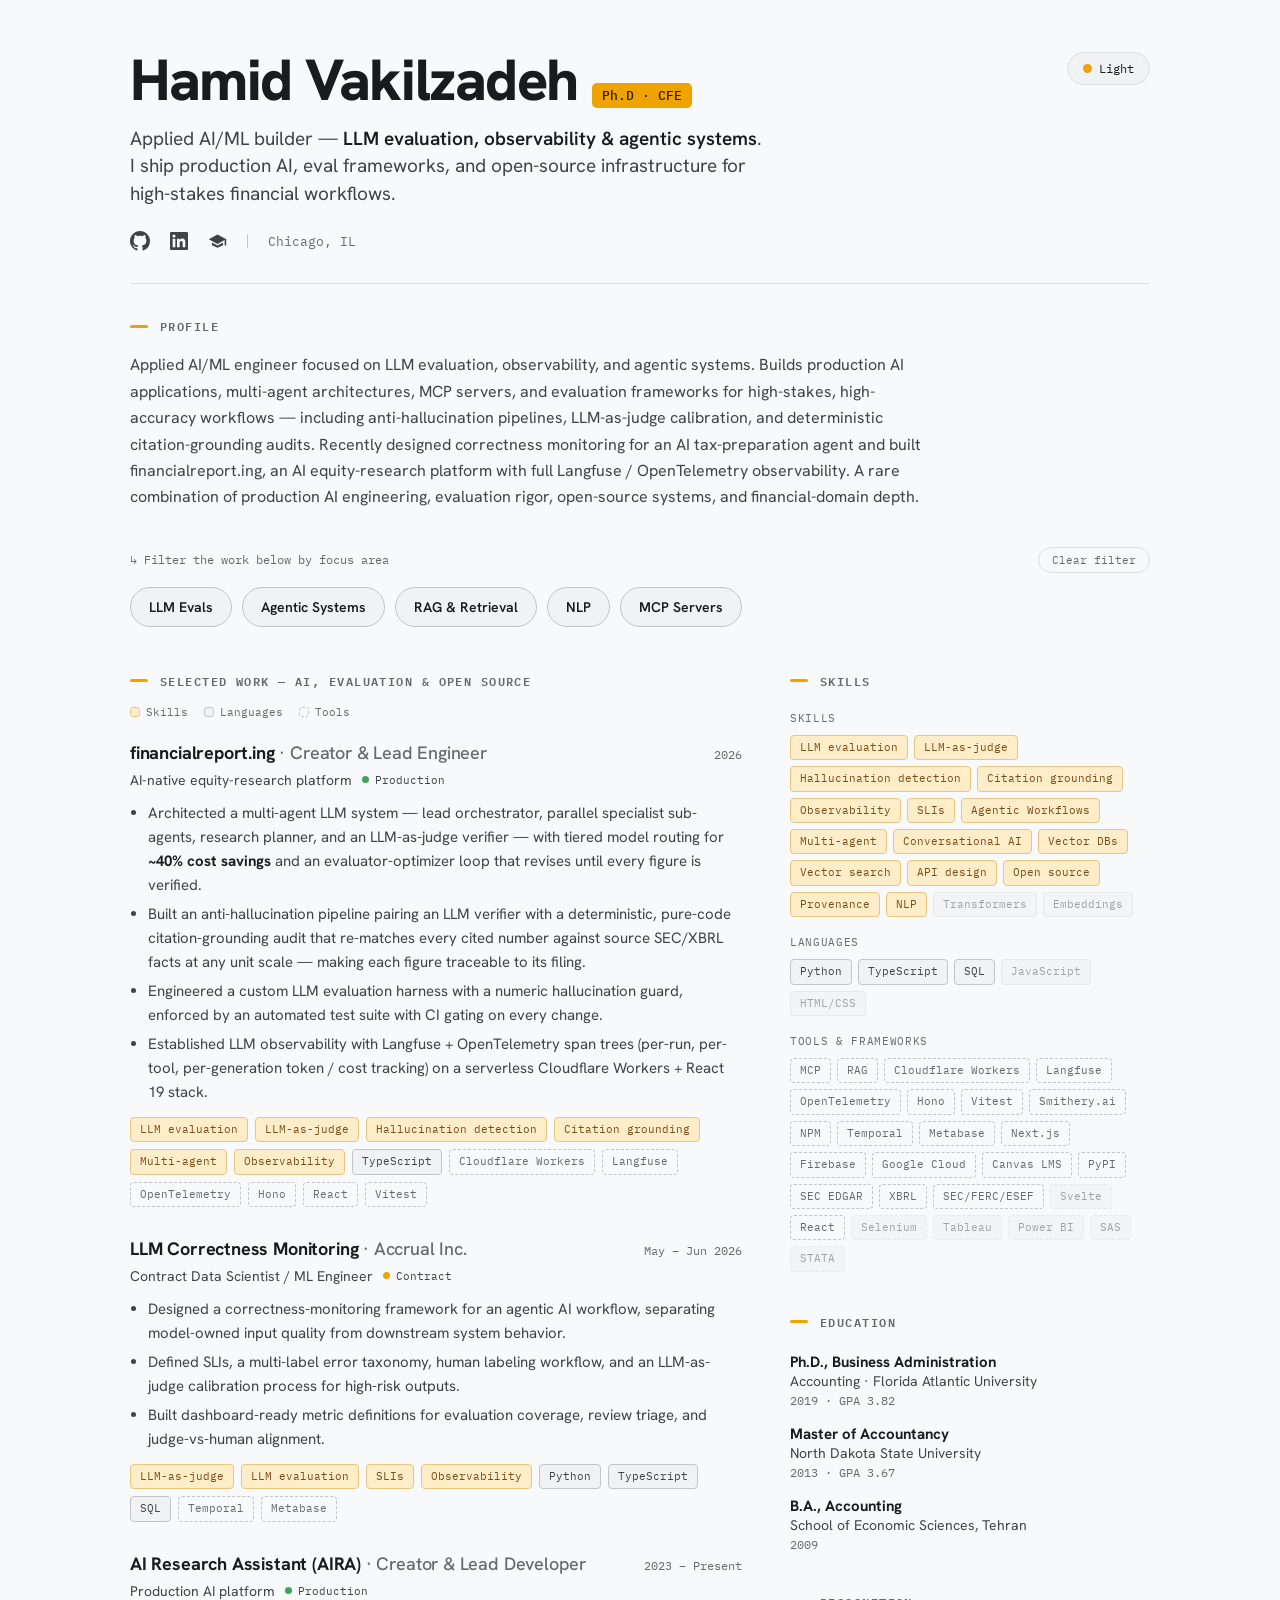
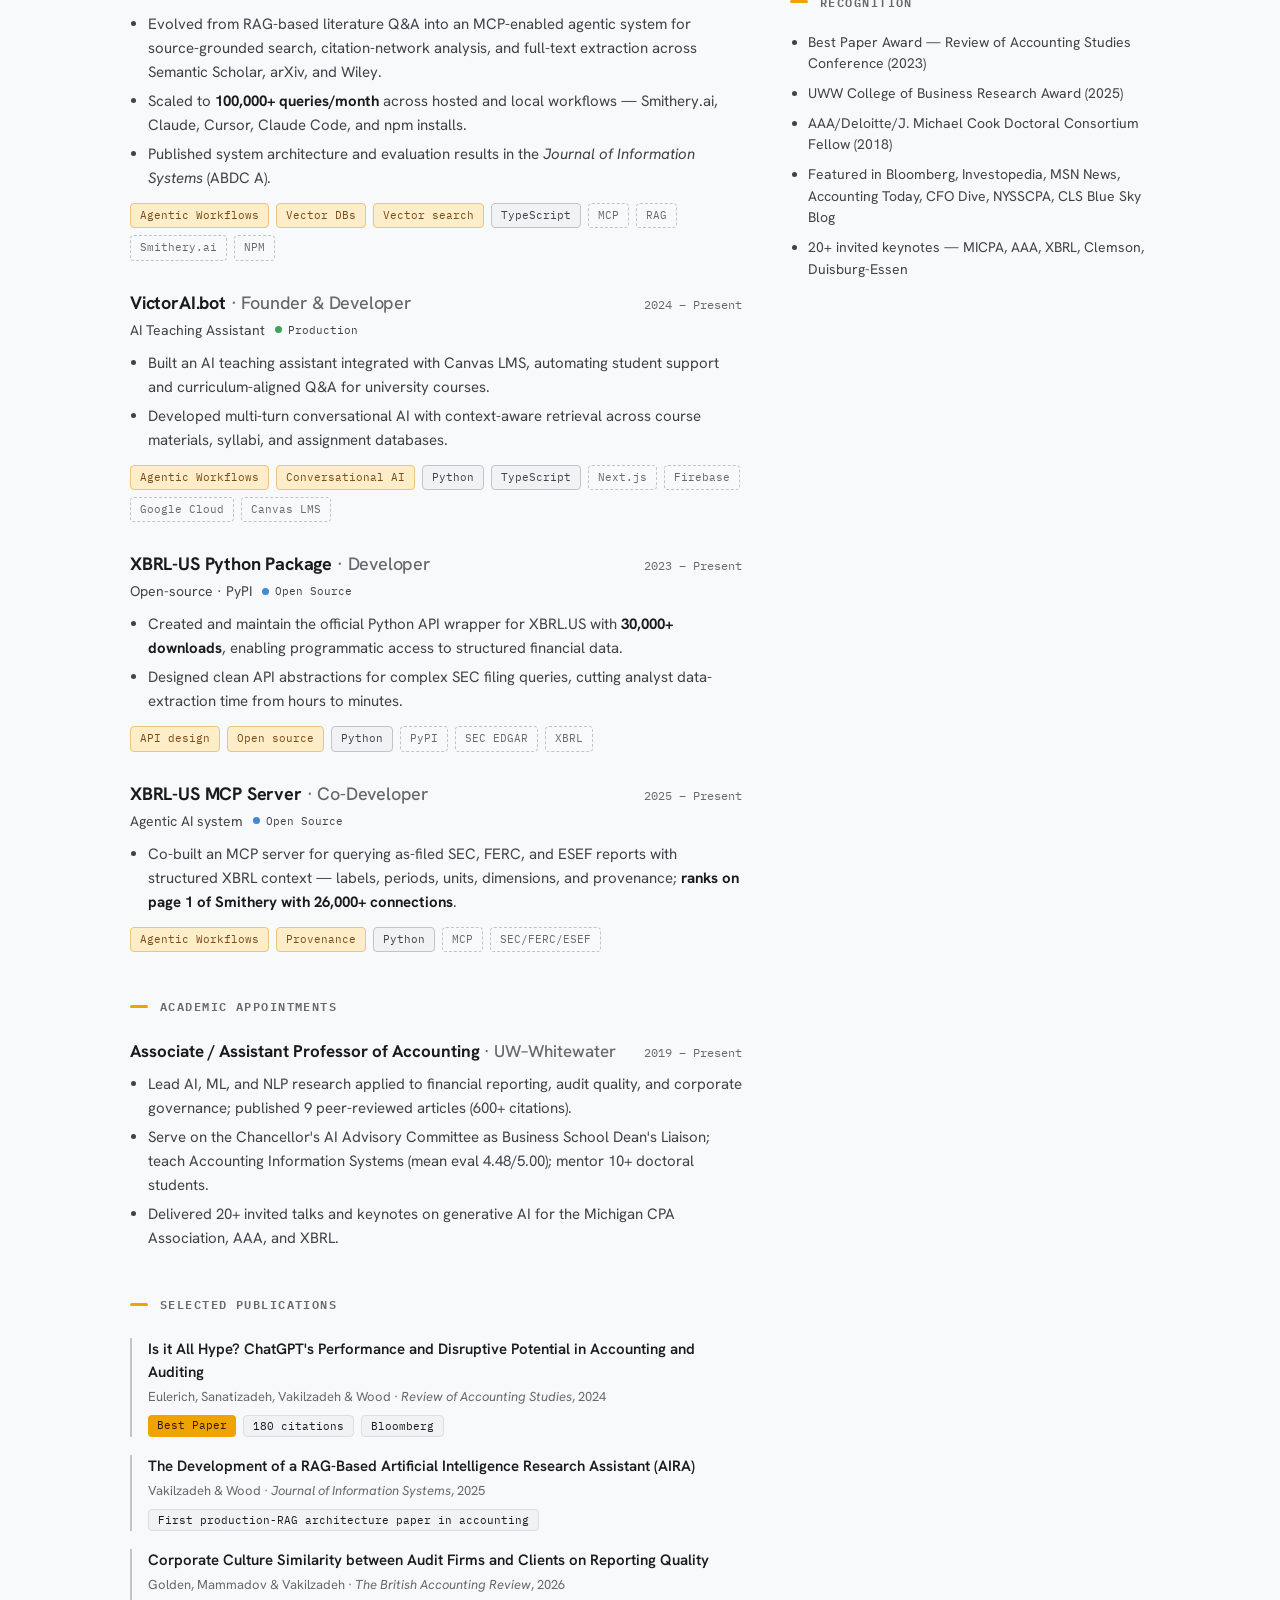
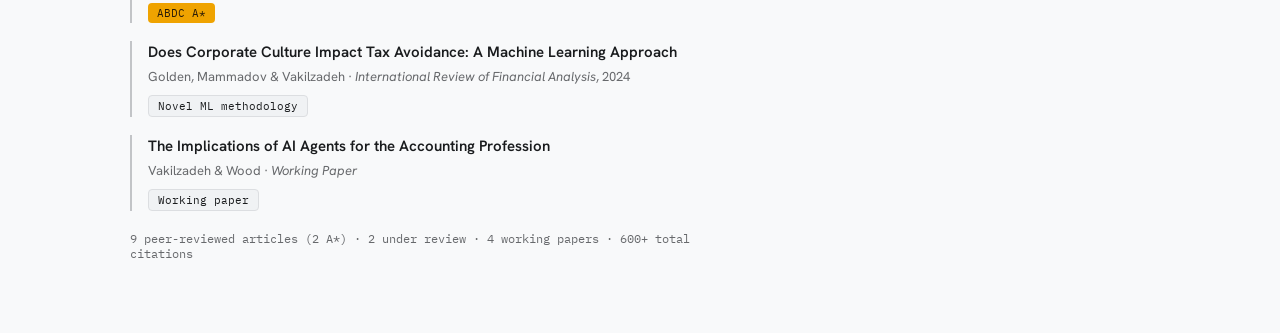
<file: index.html>
<!DOCTYPE html>
<html lang="en">
<head>
<meta charset="utf-8">
<meta name="viewport" content="width=device-width, initial-scale=1">
<title>Hamid Vakilzadeh, Ph.D · CFE — Applied AI/ML Engineer</title>
<meta name="description" content="Hamid Vakilzadeh — Applied AI/ML engineer focused on LLM evaluation, observability, and agentic systems for high-stakes financial workflows.">
<meta name="author" content="Hamid Vakilzadeh">
<meta property="og:type" content="profile">
<meta property="og:title" content="Hamid Vakilzadeh, Ph.D · CFE — Applied AI/ML Engineer">
<meta property="og:description" content="LLM evaluation, observability & agentic systems. Production AI, eval frameworks, and open-source infrastructure for high-stakes financial workflows.">
<meta property="og:url" content="https://vakilzadeh.com/">
<meta name="twitter:card" content="summary">
<link rel="canonical" href="https://vakilzadeh.com/">
<link rel="preconnect" href="https://fonts.googleapis.com">
<link rel="preconnect" href="https://fonts.gstatic.com" crossorigin>
<link href="https://fonts.googleapis.com/css2?family=Hanken+Grotesk:wght@400;500;600;700;800&family=IBM+Plex+Mono:wght@400;500;600&display=swap" rel="stylesheet">
<link rel="stylesheet" href="styles.css">
</head>
<body>

<div id="resume-root" data-theme="light" style="min-height:100vh; background:var(--bg); color:var(--ink); transition:background .3s ease, color .3s ease;">
<div style="max-width:1100px; margin:0 auto; padding:52px 40px 72px;">

  <!-- ===== HEADER ===== -->
  <header style="display:flex; align-items:flex-start; justify-content:space-between; gap:32px; flex-wrap:wrap;">
    <div style="flex:1; min-width:280px;">
      <div style="display:flex; align-items:baseline; gap:14px; flex-wrap:wrap;">
        <h1 style="font-family:var(--font-body); font-weight:800; font-size:clamp(38px,5.2vw,58px); line-height:0.98; letter-spacing:-0.025em; margin:0;">Hamid Vakilzadeh</h1>
        <span style="font-family:var(--font-mono); font-size:13px; color:var(--accent-ink); background:var(--accent); padding:4px 10px; border-radius:5px; font-weight:500;">Ph.D · CFE</span>
      </div>
      <p style="font-size:19px; line-height:1.45; color:var(--ink-soft); margin:16px 0 0; max-width:58ch;">Applied AI/ML builder — <strong style="color:var(--ink); font-weight:600;">LLM evaluation, observability &amp; agentic systems</strong>. I ship production AI, eval frameworks, and open-source infrastructure for high-stakes financial workflows.</p>
    </div>
    <div class="no-print" style="display:flex; gap:10px; flex:none;">
      <button id="theme-toggle" type="button" style="font-family:var(--font-mono); font-size:12px; cursor:pointer; background:var(--surface); color:var(--ink); border:1px solid var(--border); border-radius:999px; padding:8px 15px; display:flex; align-items:center; gap:7px;"><span style="width:9px; height:9px; border-radius:50%; background:var(--accent); display:inline-block;"></span><span id="theme-label">Light</span></button>
    </div>
  </header>

  <!-- contact row -->
  <div style="display:flex; flex-wrap:wrap; align-items:center; gap:12px 20px; margin-top:24px; font-family:var(--font-mono); font-size:13px; color:var(--ink-soft);">
    <a href="https://github.com/hamid-vakilzadeh" target="_blank" rel="noopener" aria-label="GitHub" title="GitHub" style="display:flex; align-items:center; color:var(--ink-soft);"><svg width="20" height="20" viewBox="0 0 16 16" fill="currentColor" aria-hidden="true"><path d="M8 0C3.58 0 0 3.58 0 8c0 3.54 2.29 6.53 5.47 7.59.4.07.55-.17.55-.38 0-.19-.01-.82-.01-1.49-2.01.37-2.53-.49-2.69-.94-.09-.23-.48-.94-.82-1.13-.28-.15-.68-.52-.01-.53.63-.01 1.08.58 1.23.82.72 1.21 1.87.87 2.33.66.07-.52.28-.87.51-1.07-1.78-.2-3.64-.89-3.64-3.95 0-.87.31-1.59.82-2.15-.08-.2-.36-1.02.08-2.12 0 0 .67-.21 2.2.82a7.6 7.6 0 0 1 2-.27c.68 0 1.36.09 2 .27 1.53-1.04 2.2-.82 2.2-.82.44 1.1.16 1.92.08 2.12.51.56.82 1.27.82 2.15 0 3.07-1.87 3.75-3.65 3.95.29.25.54.73.54 1.48 0 1.07-.01 1.93-.01 2.2 0 .21.15.46.55.38A8.01 8.01 0 0 0 16 8c0-4.42-3.58-8-8-8z"/></svg></a>
    <a href="https://www.linkedin.com/in/hamid-vakilzadeh/" target="_blank" rel="noopener" aria-label="LinkedIn" title="LinkedIn" style="display:flex; align-items:center; color:var(--ink-soft);"><svg width="18" height="18" viewBox="0 0 24 24" fill="currentColor" aria-hidden="true"><path d="M20.45 20.45h-3.56v-5.57c0-1.33-.03-3.04-1.85-3.04-1.85 0-2.14 1.45-2.14 2.94v5.67H9.34V9h3.42v1.56h.05c.48-.9 1.64-1.85 3.37-1.85 3.6 0 4.27 2.37 4.27 5.46v6.28zM5.34 7.43a2.06 2.06 0 1 1 0-4.13 2.06 2.06 0 0 1 0 4.13zM7.12 20.45H3.56V9h3.56v11.45zM22.22 0H1.77C.79 0 0 .77 0 1.72v20.56C0 23.23.79 24 1.77 24h20.45c.98 0 1.78-.77 1.78-1.72V1.72C24 .77 23.2 0 22.22 0z"/></svg></a>
    <a href="https://scholar.google.com/citations?user=39mYS48AAAAJ&amp;hl=en" target="_blank" rel="noopener" aria-label="Google Scholar" title="Google Scholar" style="display:flex; align-items:center; color:var(--ink-soft);"><svg width="19" height="19" viewBox="0 0 24 24" fill="currentColor" aria-hidden="true"><path d="M12 3 1 9l11 6 9-4.91V17h2V9L12 3zM5 13.18v3.5L12 20l7-3.32v-3.5L12 17l-7-3.82z"/></svg></a>
    <span style="width:1px; height:14px; background:var(--border-strong);"></span>
    <span style="color:var(--muted);">Chicago, IL</span>
  </div>

  <div style="height:1px; background:var(--border); margin:32px 0;"></div>

  <!-- ===== PROFILE ===== -->
  <section style="margin-bottom:36px;">
    <div style="display:flex; align-items:center; gap:12px; margin:0 0 16px;"><span style="width:18px; height:3px; background:var(--accent); border-radius:2px;"></span><h2 style="font-family:var(--font-mono); font-size:12px; font-weight:600; letter-spacing:0.12em; text-transform:uppercase; color:var(--muted); margin:0;">Profile</h2></div>
    <p style="font-size:16px; line-height:1.65; color:var(--ink-soft); margin:0; max-width:90ch;">Applied AI/ML engineer focused on LLM evaluation, observability, and agentic systems. Builds production AI applications, multi-agent architectures, MCP servers, and evaluation frameworks for high-stakes, high-accuracy workflows — including anti-hallucination pipelines, LLM-as-judge calibration, and deterministic citation-grounding audits. Recently designed correctness monitoring for an AI tax-preparation agent and built financialreport.ing, an AI equity-research platform with full Langfuse / OpenTelemetry observability. A rare combination of production AI engineering, evaluation rigor, open-source systems, and financial-domain depth.</p>
  </section>

  <!-- ===== FOCUS FILTERS ===== -->
  <div class="no-print">
    <div style="display:flex; align-items:center; justify-content:space-between; gap:12px; margin:0 0 14px; flex-wrap:wrap;">
      <span style="font-family:var(--font-mono); font-size:12px; color:var(--muted);">↳ Filter the work below by focus area</span>
      <button id="clear-filter" type="button" style="font-family:var(--font-mono); font-size:11px; cursor:pointer; background:none; border:1px solid var(--border); color:var(--muted); border-radius:999px; padding:5px 13px;">Clear filter</button>
    </div>
    <div style="display:flex; flex-wrap:wrap; gap:10px;">
      <button type="button" data-filter="evaluation" style="font-family:var(--font-body); font-size:14px; font-weight:600; cursor:pointer; background:var(--surface); color:var(--ink); border:1px solid var(--border-strong); border-radius:999px; padding:10px 18px; user-select:none;">LLM Evals</button>
      <button type="button" data-filter="agentic" style="font-family:var(--font-body); font-size:14px; font-weight:600; cursor:pointer; background:var(--surface); color:var(--ink); border:1px solid var(--border-strong); border-radius:999px; padding:10px 18px; user-select:none;">Agentic Systems</button>
      <button type="button" data-filter="rag" style="font-family:var(--font-body); font-size:14px; font-weight:600; cursor:pointer; background:var(--surface); color:var(--ink); border:1px solid var(--border-strong); border-radius:999px; padding:10px 18px; user-select:none;">RAG &amp; Retrieval</button>
      <button type="button" data-filter="nlp" style="font-family:var(--font-body); font-size:14px; font-weight:600; cursor:pointer; background:var(--surface); color:var(--ink); border:1px solid var(--border-strong); border-radius:999px; padding:10px 18px; user-select:none;">NLP</button>
      <button type="button" data-filter="mcp" style="font-family:var(--font-body); font-size:14px; font-weight:600; cursor:pointer; background:var(--surface); color:var(--ink); border:1px solid var(--border-strong); border-radius:999px; padding:10px 18px; user-select:none;">MCP Servers</button>
    </div>
  </div>

  <!-- ===== TWO COLUMNS ===== -->
  <div style="display:grid; grid-template-columns:1.7fr 1fr; gap:48px; margin-top:44px;">

    <!-- MAIN COLUMN -->
    <main>
      <!-- Selected Work -->
      <section style="margin-bottom:44px;">
        <div style="display:flex; align-items:center; gap:12px; margin:0 0 14px;"><span style="width:18px; height:3px; background:var(--accent); border-radius:2px;"></span><h2 style="font-family:var(--font-mono); font-size:12px; font-weight:600; letter-spacing:0.12em; text-transform:uppercase; color:var(--muted); margin:0;">Selected Work — AI, Evaluation &amp; Open Source</h2></div>
        <div style="display:flex; flex-wrap:wrap; gap:16px; margin:0 0 22px; font-family:var(--font-mono); font-size:11px; color:var(--muted);">
          <span style="display:inline-flex; align-items:center; gap:6px;"><span style="width:10px; height:10px; border-radius:3px; background:var(--skill-soft); border:1px solid var(--skill-bd);"></span>Skills</span>
          <span style="display:inline-flex; align-items:center; gap:6px;"><span style="width:10px; height:10px; border-radius:3px; background:var(--lang-soft); border:1px solid var(--lang-bd);"></span>Languages</span>
          <span style="display:inline-flex; align-items:center; gap:6px;"><span style="width:10px; height:10px; border-radius:3px; background:var(--tool-soft); border:1px dashed var(--tool-bd);"></span>Tools</span>
        </div>

        <div data-item data-tags="evaluation observability agentic sec-xbrl" style="margin-bottom:30px;">
          <div style="display:flex; align-items:baseline; justify-content:space-between; gap:16px; flex-wrap:wrap;">
            <h3 style="font-size:18px; font-weight:700; margin:0; letter-spacing:-0.01em;">financialreport.ing <span style="font-weight:500; color:var(--muted);">· Creator &amp; Lead Engineer</span></h3>
            <span style="font-family:var(--font-mono); font-size:12px; color:var(--muted); flex:none;">2026</span>
          </div>
          <div style="display:flex; align-items:center; gap:10px; margin:7px 0 12px;">
            <span style="font-size:14px; color:var(--ink-soft);">AI-native equity-research platform</span>
            <span style="display:inline-flex; align-items:center; gap:6px; font-family:var(--font-mono); font-size:11px; color:var(--ink-soft);"><span style="width:7px; height:7px; border-radius:50%; background:oklch(64% 0.14 150);"></span>Production</span>
          </div>
          <ul style="margin:0; padding-left:18px; font-size:15px; line-height:1.6; color:var(--ink-soft);">
            <li style="margin-bottom:5px;">Architected a multi-agent LLM system — lead orchestrator, parallel specialist sub-agents, research planner, and an LLM-as-judge verifier — with tiered model routing for <strong style="color:var(--ink);">~40% cost savings</strong> and an evaluator-optimizer loop that revises until every figure is verified.</li>
            <li style="margin-bottom:5px;">Built an anti-hallucination pipeline pairing an LLM verifier with a deterministic, pure-code citation-grounding audit that re-matches every cited number against source SEC/XBRL facts at any unit scale — making each figure traceable to its filing.</li>
            <li style="margin-bottom:5px;">Engineered a custom LLM evaluation harness with a numeric hallucination guard, enforced by an automated test suite with CI gating on every change.</li>
            <li>Established LLM observability with Langfuse + OpenTelemetry span trees (per-run, per-tool, per-generation token / cost tracking) on a serverless Cloudflare Workers + React 19 stack.</li>
          </ul>
          <div style="display:flex; flex-wrap:wrap; gap:7px; margin-top:13px;">
            <span class="sc-tag tag-skill">LLM evaluation</span>
            <span class="sc-tag tag-skill">LLM-as-judge</span>
            <span class="sc-tag tag-skill">Hallucination detection</span>
            <span class="sc-tag tag-skill">Citation grounding</span>
            <span class="sc-tag tag-skill">Multi-agent</span>
            <span class="sc-tag tag-skill">Observability</span>
            <span class="sc-tag tag-lang">TypeScript</span>
            <span class="sc-tag tag-tool">Cloudflare Workers</span>
            <span class="sc-tag tag-tool">Langfuse</span>
            <span class="sc-tag tag-tool">OpenTelemetry</span>
            <span class="sc-tag tag-tool">Hono</span>
            <span class="sc-tag tag-tool">React</span>
            <span class="sc-tag tag-tool">Vitest</span>
          </div>
        </div>

        <div data-item data-tags="evaluation observability llm-judge" style="margin-bottom:30px;">
          <div style="display:flex; align-items:baseline; justify-content:space-between; gap:16px; flex-wrap:wrap;">
            <h3 style="font-size:18px; font-weight:700; margin:0; letter-spacing:-0.01em;">LLM Correctness Monitoring <span style="font-weight:500; color:var(--muted);">· Accrual Inc.</span></h3>
            <span style="font-family:var(--font-mono); font-size:12px; color:var(--muted); flex:none;">May – Jun 2026</span>
          </div>
          <div style="display:flex; align-items:center; gap:10px; margin:7px 0 12px;">
            <span style="font-size:14px; color:var(--ink-soft);">Contract Data Scientist / ML Engineer</span>
            <span style="display:inline-flex; align-items:center; gap:6px; font-family:var(--font-mono); font-size:11px; color:var(--ink-soft);"><span style="width:7px; height:7px; border-radius:50%; background:var(--accent);"></span>Contract</span>
          </div>
          <ul style="margin:0; padding-left:18px; font-size:15px; line-height:1.6; color:var(--ink-soft);">
            <li style="margin-bottom:5px;">Designed a correctness-monitoring framework for an agentic AI workflow, separating model-owned input quality from downstream system behavior.</li>
            <li style="margin-bottom:5px;">Defined SLIs, a multi-label error taxonomy, human labeling workflow, and an LLM-as-judge calibration process for high-risk outputs.</li>
            <li>Built dashboard-ready metric definitions for evaluation coverage, review triage, and judge-vs-human alignment.</li>
          </ul>
          <div style="display:flex; flex-wrap:wrap; gap:7px; margin-top:13px;">
            <span class="sc-tag tag-skill">LLM-as-judge</span>
            <span class="sc-tag tag-skill">LLM evaluation</span>
            <span class="sc-tag tag-skill">SLIs</span>
            <span class="sc-tag tag-skill">Observability</span>
            <span class="sc-tag tag-lang">Python</span>
            <span class="sc-tag tag-lang">TypeScript</span>
            <span class="sc-tag tag-lang">SQL</span>
            <span class="sc-tag tag-tool">Temporal</span>
            <span class="sc-tag tag-tool">Metabase</span>
          </div>
        </div>

        <div data-item data-tags="rag mcp agentic vector nlp python" style="margin-bottom:30px;">
          <div style="display:flex; align-items:baseline; justify-content:space-between; gap:16px; flex-wrap:wrap;">
            <h3 style="font-size:18px; font-weight:700; margin:0; letter-spacing:-0.01em;">AI Research Assistant (AIRA) <span style="font-weight:500; color:var(--muted);">· Creator &amp; Lead Developer</span></h3>
            <span style="font-family:var(--font-mono); font-size:12px; color:var(--muted); flex:none;">2023 – Present</span>
          </div>
          <div style="display:flex; align-items:center; gap:10px; margin:7px 0 12px;">
            <span style="font-size:14px; color:var(--ink-soft);">Production AI platform</span>
            <span style="display:inline-flex; align-items:center; gap:6px; font-family:var(--font-mono); font-size:11px; color:var(--ink-soft);"><span style="width:7px; height:7px; border-radius:50%; background:oklch(64% 0.14 150);"></span>Production</span>
          </div>
          <ul style="margin:0; padding-left:18px; font-size:15px; line-height:1.6; color:var(--ink-soft);">
            <li style="margin-bottom:5px;">Evolved from RAG-based literature Q&amp;A into an MCP-enabled agentic system for source-grounded search, citation-network analysis, and full-text extraction across Semantic Scholar, arXiv, and Wiley.</li>
            <li style="margin-bottom:5px;">Scaled to <strong style="color:var(--ink);">100,000+ queries/month</strong> across hosted and local workflows — Smithery.ai, Claude, Cursor, Claude Code, and npm installs.</li>
            <li>Published system architecture and evaluation results in the <em>Journal of Information Systems</em> (ABDC A).</li>
          </ul>
          <div style="display:flex; flex-wrap:wrap; gap:7px; margin-top:13px;">
            <span class="sc-tag tag-skill">Agentic Workflows</span>
            <span class="sc-tag tag-skill">Vector DBs</span>
            <span class="sc-tag tag-skill">Vector search</span>
            <span class="sc-tag tag-lang">TypeScript</span>
            <span class="sc-tag tag-tool">MCP</span>
            <span class="sc-tag tag-tool">RAG</span>
            <span class="sc-tag tag-tool">Smithery.ai</span>
            <span class="sc-tag tag-tool">NPM</span>
          </div>
        </div>

        <div data-item data-tags="agentic nlp" style="margin-bottom:30px;">
          <div style="display:flex; align-items:baseline; justify-content:space-between; gap:16px; flex-wrap:wrap;">
            <h3 style="font-size:18px; font-weight:700; margin:0; letter-spacing:-0.01em;">VictorAI.bot <span style="font-weight:500; color:var(--muted);">· Founder &amp; Developer</span></h3>
            <span style="font-family:var(--font-mono); font-size:12px; color:var(--muted); flex:none;">2024 – Present</span>
          </div>
          <div style="display:flex; align-items:center; gap:10px; margin:7px 0 12px;">
            <span style="font-size:14px; color:var(--ink-soft);">AI Teaching Assistant</span>
            <span style="display:inline-flex; align-items:center; gap:6px; font-family:var(--font-mono); font-size:11px; color:var(--ink-soft);"><span style="width:7px; height:7px; border-radius:50%; background:oklch(64% 0.14 150);"></span>Production</span>
          </div>
          <ul style="margin:0; padding-left:18px; font-size:15px; line-height:1.6; color:var(--ink-soft);">
            <li style="margin-bottom:5px;">Built an AI teaching assistant integrated with Canvas LMS, automating student support and curriculum-aligned Q&amp;A for university courses.</li>
            <li>Developed multi-turn conversational AI with context-aware retrieval across course materials, syllabi, and assignment databases.</li>
          </ul>
          <div style="display:flex; flex-wrap:wrap; gap:7px; margin-top:13px;">
            <span class="sc-tag tag-skill">Agentic Workflows</span>
            <span class="sc-tag tag-skill">Conversational AI</span>
            <span class="sc-tag tag-lang">Python</span>
            <span class="sc-tag tag-lang">TypeScript</span>
            <span class="sc-tag tag-tool">Next.js</span>
            <span class="sc-tag tag-tool">Firebase</span>
            <span class="sc-tag tag-tool">Google Cloud</span>
            <span class="sc-tag tag-tool">Canvas LMS</span>
          </div>
        </div>

        <div data-item data-tags="sec-xbrl python" style="margin-bottom:30px;">
          <div style="display:flex; align-items:baseline; justify-content:space-between; gap:16px; flex-wrap:wrap;">
            <h3 style="font-size:18px; font-weight:700; margin:0; letter-spacing:-0.01em;">XBRL-US Python Package <span style="font-weight:500; color:var(--muted);">· Developer</span></h3>
            <span style="font-family:var(--font-mono); font-size:12px; color:var(--muted); flex:none;">2023 – Present</span>
          </div>
          <div style="display:flex; align-items:center; gap:10px; margin:7px 0 12px;">
            <span style="font-size:14px; color:var(--ink-soft);">Open-source · PyPI</span>
            <span style="display:inline-flex; align-items:center; gap:6px; font-family:var(--font-mono); font-size:11px; color:var(--ink-soft);"><span style="width:7px; height:7px; border-radius:50%; background:oklch(62% 0.13 250);"></span>Open Source</span>
          </div>
          <ul style="margin:0; padding-left:18px; font-size:15px; line-height:1.6; color:var(--ink-soft);">
            <li style="margin-bottom:5px;">Created and maintain the official Python API wrapper for XBRL.US with <strong style="color:var(--ink);">30,000+ downloads</strong>, enabling programmatic access to structured financial data.</li>
            <li>Designed clean API abstractions for complex SEC filing queries, cutting analyst data-extraction time from hours to minutes.</li>
          </ul>
          <div style="display:flex; flex-wrap:wrap; gap:7px; margin-top:13px;">
            <span class="sc-tag tag-skill">API design</span>
            <span class="sc-tag tag-skill">Open source</span>
            <span class="sc-tag tag-lang">Python</span>
            <span class="sc-tag tag-tool">PyPI</span>
            <span class="sc-tag tag-tool">SEC EDGAR</span>
            <span class="sc-tag tag-tool">XBRL</span>
          </div>
        </div>

        <div data-item data-tags="sec-xbrl mcp agentic" style="margin-bottom:0;">
          <div style="display:flex; align-items:baseline; justify-content:space-between; gap:16px; flex-wrap:wrap;">
            <h3 style="font-size:18px; font-weight:700; margin:0; letter-spacing:-0.01em;">XBRL-US MCP Server <span style="font-weight:500; color:var(--muted);">· Co-Developer</span></h3>
            <span style="font-family:var(--font-mono); font-size:12px; color:var(--muted); flex:none;">2025 – Present</span>
          </div>
          <div style="display:flex; align-items:center; gap:10px; margin:7px 0 12px;">
            <span style="font-size:14px; color:var(--ink-soft);">Agentic AI system</span>
            <span style="display:inline-flex; align-items:center; gap:6px; font-family:var(--font-mono); font-size:11px; color:var(--ink-soft);"><span style="width:7px; height:7px; border-radius:50%; background:oklch(62% 0.13 250);"></span>Open Source</span>
          </div>
          <ul style="margin:0; padding-left:18px; font-size:15px; line-height:1.6; color:var(--ink-soft);">
            <li>Co-built an MCP server for querying as-filed SEC, FERC, and ESEF reports with structured XBRL context — labels, periods, units, dimensions, and provenance; <strong style="color:var(--ink);">ranks on page 1 of Smithery with 26,000+ connections</strong>.</li>
          </ul>
          <div style="display:flex; flex-wrap:wrap; gap:7px; margin-top:13px;">
            <span class="sc-tag tag-skill">Agentic Workflows</span>
            <span class="sc-tag tag-skill">Provenance</span>
            <span class="sc-tag tag-lang">Python</span>
            <span class="sc-tag tag-tool">MCP</span>
            <span class="sc-tag tag-tool">SEC/FERC/ESEF</span>
          </div>
        </div>
      </section>

      <!-- Experience -->
      <section style="margin-bottom:44px;">
        <div style="display:flex; align-items:center; gap:12px; margin:0 0 24px;"><span style="width:18px; height:3px; background:var(--accent); border-radius:2px;"></span><h2 style="font-family:var(--font-mono); font-size:12px; font-weight:600; letter-spacing:0.12em; text-transform:uppercase; color:var(--muted); margin:0;">Academic Appointments</h2></div>

        <div data-item data-tags="teaching research evaluation" style="margin-bottom:0;">
          <div style="display:flex; align-items:baseline; justify-content:space-between; gap:16px; flex-wrap:wrap;">
            <h3 style="font-size:17px; font-weight:700; margin:0;">Associate / Assistant Professor of Accounting <span style="font-weight:500; color:var(--muted);">· UW–Whitewater</span></h3>
            <span style="font-family:var(--font-mono); font-size:12px; color:var(--muted); flex:none;">2019 – Present</span>
          </div>
          <ul style="margin:10px 0 0; padding-left:18px; font-size:15px; line-height:1.6; color:var(--ink-soft);">
            <li style="margin-bottom:5px;">Lead AI, ML, and NLP research applied to financial reporting, audit quality, and corporate governance; published 9 peer-reviewed articles (600+ citations).</li>
            <li style="margin-bottom:5px;">Serve on the Chancellor's AI Advisory Committee as Business School Dean's Liaison; teach Accounting Information Systems (mean eval 4.48/5.00); mentor 10+ doctoral students.</li>
            <li>Delivered 20+ invited talks and keynotes on generative AI for the Michigan CPA Association, AAA, and XBRL.</li>
          </ul>
        </div>
      </section>

      <!-- Publications -->
      <section>
        <div style="display:flex; align-items:center; gap:12px; margin:0 0 24px;"><span style="width:18px; height:3px; background:var(--accent); border-radius:2px;"></span><h2 style="font-family:var(--font-mono); font-size:12px; font-weight:600; letter-spacing:0.12em; text-transform:uppercase; color:var(--muted); margin:0;">Selected Publications</h2></div>

        <div style="display:flex; flex-direction:column; gap:18px;">
          <div data-item data-tags="research evaluation" style="border-left:2px solid var(--border-strong); padding-left:16px;">
            <p style="font-size:15px; line-height:1.5; margin:0; font-weight:600;">Is it All Hype? ChatGPT's Performance and Disruptive Potential in Accounting and Auditing</p>
            <p style="font-size:13px; line-height:1.5; color:var(--muted); margin:4px 0 8px;">Eulerich, Sanatizadeh, Vakilzadeh &amp; Wood · <em>Review of Accounting Studies</em>, 2024</p>
            <div style="display:flex; flex-wrap:wrap; gap:7px;"><span style="font-family:var(--font-mono); font-size:11px; color:var(--accent-ink); background:var(--accent); border-radius:4px; padding:3px 9px;">Best Paper</span><span style="font-family:var(--font-mono); font-size:11px; background:var(--surface); border:1px solid var(--border); border-radius:4px; padding:3px 9px;">180 citations</span><span style="font-family:var(--font-mono); font-size:11px; background:var(--surface); border:1px solid var(--border); border-radius:4px; padding:3px 9px;">Bloomberg</span></div>
          </div>
          <div data-item data-tags="research rag" style="border-left:2px solid var(--border-strong); padding-left:16px;">
            <p style="font-size:15px; line-height:1.5; margin:0; font-weight:600;">The Development of a RAG-Based Artificial Intelligence Research Assistant (AIRA)</p>
            <p style="font-size:13px; line-height:1.5; color:var(--muted); margin:4px 0 8px;">Vakilzadeh &amp; Wood · <em>Journal of Information Systems</em>, 2025</p>
            <div style="display:flex; flex-wrap:wrap; gap:7px;"><span style="font-family:var(--font-mono); font-size:11px; background:var(--surface); border:1px solid var(--border); border-radius:4px; padding:3px 9px;">First production-RAG architecture paper in accounting</span></div>
          </div>
          <div data-item data-tags="research" style="border-left:2px solid var(--border-strong); padding-left:16px;">
            <p style="font-size:15px; line-height:1.5; margin:0; font-weight:600;">Corporate Culture Similarity between Audit Firms and Clients on Reporting Quality</p>
            <p style="font-size:13px; line-height:1.5; color:var(--muted); margin:4px 0 8px;">Golden, Mammadov &amp; Vakilzadeh · <em>The British Accounting Review</em>, 2026</p>
            <div style="display:flex; flex-wrap:wrap; gap:7px;"><span style="font-family:var(--font-mono); font-size:11px; color:var(--accent-ink); background:var(--accent); border-radius:4px; padding:3px 9px;">ABDC A*</span></div>
          </div>
          <div data-item data-tags="research ml" style="border-left:2px solid var(--border-strong); padding-left:16px;">
            <p style="font-size:15px; line-height:1.5; margin:0; font-weight:600;">Does Corporate Culture Impact Tax Avoidance: A Machine Learning Approach</p>
            <p style="font-size:13px; line-height:1.5; color:var(--muted); margin:4px 0 8px;">Golden, Mammadov &amp; Vakilzadeh · <em>International Review of Financial Analysis</em>, 2024</p>
            <div style="display:flex; flex-wrap:wrap; gap:7px;"><span style="font-family:var(--font-mono); font-size:11px; background:var(--surface); border:1px solid var(--border); border-radius:4px; padding:3px 9px;">Novel ML methodology</span></div>
          </div>
          <div data-item data-tags="research agentic" style="border-left:2px solid var(--border-strong); padding-left:16px;">
            <p style="font-size:15px; line-height:1.5; margin:0; font-weight:600;">The Implications of AI Agents for the Accounting Profession</p>
            <p style="font-size:13px; line-height:1.5; color:var(--muted); margin:4px 0 8px;">Vakilzadeh &amp; Wood · <em>Working Paper</em></p>
            <div style="display:flex; flex-wrap:wrap; gap:7px;"><span style="font-family:var(--font-mono); font-size:11px; background:var(--surface); border:1px solid var(--border); border-radius:4px; padding:3px 9px;">Working paper</span></div>
          </div>
        </div>
        <p style="font-family:var(--font-mono); font-size:12px; color:var(--muted); margin:20px 0 0;">9 peer-reviewed articles (2 A*) · 2 under review · 4 working papers · 600+ total citations</p>
      </section>
    </main>

    <!-- SIDE COLUMN -->
    <aside>
      <!-- Skills -->
      <section style="margin-bottom:40px;">
        <div style="display:flex; align-items:center; gap:12px; margin:0 0 20px;"><span style="width:18px; height:3px; background:var(--accent); border-radius:2px;"></span><h2 style="font-family:var(--font-mono); font-size:12px; font-weight:600; letter-spacing:0.12em; text-transform:uppercase; color:var(--muted); margin:0;">Skills</h2></div>

        <div style="margin-bottom:18px;">
          <div style="font-family:var(--font-mono); font-size:11px; letter-spacing:0.06em; text-transform:uppercase; color:var(--muted); margin-bottom:10px;">Skills</div>
          <div style="display:flex; flex-wrap:wrap; gap:6px;">
            <span class="sc-tag tag-skill" data-filter="llm evaluation" style="user-select:none;">LLM evaluation</span>
            <span class="sc-tag tag-skill" data-filter="llm-as-judge" style="user-select:none;">LLM-as-judge</span>
            <span class="sc-tag tag-skill" data-filter="hallucination detection" style="user-select:none;">Hallucination detection</span>
            <span class="sc-tag tag-skill" data-filter="citation grounding" style="user-select:none;">Citation grounding</span>
            <span class="sc-tag tag-skill" data-filter="observability" style="user-select:none;">Observability</span>
            <span class="sc-tag tag-skill" data-filter="slis" style="user-select:none;">SLIs</span>
            <span class="sc-tag tag-skill" data-filter="agentic workflows" style="user-select:none;">Agentic Workflows</span>
            <span class="sc-tag tag-skill" data-filter="multi-agent" style="user-select:none;">Multi-agent</span>
            <span class="sc-tag tag-skill" data-filter="conversational ai" style="user-select:none;">Conversational AI</span>
            <span class="sc-tag tag-skill" data-filter="vector dbs" style="user-select:none;">Vector DBs</span>
            <span class="sc-tag tag-skill" data-filter="vector search" style="user-select:none;">Vector search</span>
            <span class="sc-tag tag-skill" data-filter="api design" style="user-select:none;">API design</span>
            <span class="sc-tag tag-skill" data-filter="open source" style="user-select:none;">Open source</span>
            <span class="sc-tag tag-skill" data-filter="provenance" style="user-select:none;">Provenance</span>
            <span class="sc-tag tag-skill" data-filter="nlp" style="user-select:none;">NLP</span>
            <span class="sc-tag tag-skill" data-filter="transformers" style="user-select:none;">Transformers</span>
            <span class="sc-tag tag-skill" data-filter="embeddings" style="user-select:none;">Embeddings</span>
          </div>
        </div>
        <div style="margin-bottom:18px;">
          <div style="font-family:var(--font-mono); font-size:11px; letter-spacing:0.06em; text-transform:uppercase; color:var(--muted); margin-bottom:10px;">Languages</div>
          <div style="display:flex; flex-wrap:wrap; gap:6px;">
            <span class="sc-tag tag-lang" data-filter="python" style="user-select:none;">Python</span>
            <span class="sc-tag tag-lang" data-filter="typescript" style="user-select:none;">TypeScript</span>
            <span class="sc-tag tag-lang" data-filter="sql" style="user-select:none;">SQL</span>
            <span class="sc-tag tag-lang" data-filter="javascript" style="user-select:none;">JavaScript</span>
            <span class="sc-tag tag-lang" data-filter="html/css" style="user-select:none;">HTML/CSS</span>
          </div>
        </div>
        <div>
          <div style="font-family:var(--font-mono); font-size:11px; letter-spacing:0.06em; text-transform:uppercase; color:var(--muted); margin-bottom:10px;">Tools &amp; Frameworks</div>
          <div style="display:flex; flex-wrap:wrap; gap:6px;">
            <span class="sc-tag tag-tool" data-filter="mcp" style="user-select:none;">MCP</span>
            <span class="sc-tag tag-tool" data-filter="rag" style="user-select:none;">RAG</span>
            <span class="sc-tag tag-tool" data-filter="cloudflare workers" style="user-select:none;">Cloudflare Workers</span>
            <span class="sc-tag tag-tool" data-filter="langfuse" style="user-select:none;">Langfuse</span>
            <span class="sc-tag tag-tool" data-filter="opentelemetry" style="user-select:none;">OpenTelemetry</span>
            <span class="sc-tag tag-tool" data-filter="hono" style="user-select:none;">Hono</span>
            <span class="sc-tag tag-tool" data-filter="vitest" style="user-select:none;">Vitest</span>
            <span class="sc-tag tag-tool" data-filter="smithery.ai" style="user-select:none;">Smithery.ai</span>
            <span class="sc-tag tag-tool" data-filter="npm" style="user-select:none;">NPM</span>
            <span class="sc-tag tag-tool" data-filter="temporal" style="user-select:none;">Temporal</span>
            <span class="sc-tag tag-tool" data-filter="metabase" style="user-select:none;">Metabase</span>
            <span class="sc-tag tag-tool" data-filter="next.js" style="user-select:none;">Next.js</span>
            <span class="sc-tag tag-tool" data-filter="firebase" style="user-select:none;">Firebase</span>
            <span class="sc-tag tag-tool" data-filter="google cloud" style="user-select:none;">Google Cloud</span>
            <span class="sc-tag tag-tool" data-filter="canvas lms" style="user-select:none;">Canvas LMS</span>
            <span class="sc-tag tag-tool" data-filter="pypi" style="user-select:none;">PyPI</span>
            <span class="sc-tag tag-tool" data-filter="sec edgar" style="user-select:none;">SEC EDGAR</span>
            <span class="sc-tag tag-tool" data-filter="xbrl" style="user-select:none;">XBRL</span>
            <span class="sc-tag tag-tool" data-filter="sec/ferc/esef" style="user-select:none;">SEC/FERC/ESEF</span>
            <span class="sc-tag tag-tool" data-filter="svelte" style="user-select:none;">Svelte</span>
            <span class="sc-tag tag-tool" data-filter="react" style="user-select:none;">React</span>
            <span class="sc-tag tag-tool" data-filter="selenium" style="user-select:none;">Selenium</span>
            <span class="sc-tag tag-tool" data-filter="tableau" style="user-select:none;">Tableau</span>
            <span class="sc-tag tag-tool" data-filter="power bi" style="user-select:none;">Power BI</span>
            <span class="sc-tag tag-tool" data-filter="sas" style="user-select:none;">SAS</span>
            <span class="sc-tag tag-tool" data-filter="stata" style="user-select:none;">STATA</span>
          </div>
        </div>
      </section>

      <!-- Education -->
      <section style="margin-bottom:40px;">
        <div style="display:flex; align-items:center; gap:12px; margin:0 0 20px;"><span style="width:18px; height:3px; background:var(--accent); border-radius:2px;"></span><h2 style="font-family:var(--font-mono); font-size:12px; font-weight:600; letter-spacing:0.12em; text-transform:uppercase; color:var(--muted); margin:0;">Education</h2></div>
        <div style="display:flex; flex-direction:column; gap:16px;">
          <div>
            <div style="font-size:15px; font-weight:700;">Ph.D., Business Administration</div>
            <div style="font-size:14px; color:var(--ink-soft);">Accounting · Florida Atlantic University</div>
            <div style="font-family:var(--font-mono); font-size:12px; color:var(--muted); margin-top:3px;">2019 · GPA 3.82</div>
          </div>
          <div>
            <div style="font-size:15px; font-weight:700;">Master of Accountancy</div>
            <div style="font-size:14px; color:var(--ink-soft);">North Dakota State University</div>
            <div style="font-family:var(--font-mono); font-size:12px; color:var(--muted); margin-top:3px;">2013 · GPA 3.67</div>
          </div>
          <div>
            <div style="font-size:15px; font-weight:700;">B.A., Accounting</div>
            <div style="font-size:14px; color:var(--ink-soft);">School of Economic Sciences, Tehran</div>
            <div style="font-family:var(--font-mono); font-size:12px; color:var(--muted); margin-top:3px;">2009</div>
          </div>
        </div>
      </section>

      <!-- Recognition -->
      <section>
        <div style="display:flex; align-items:center; gap:12px; margin:0 0 20px;"><span style="width:18px; height:3px; background:var(--accent); border-radius:2px;"></span><h2 style="font-family:var(--font-mono); font-size:12px; font-weight:600; letter-spacing:0.12em; text-transform:uppercase; color:var(--muted); margin:0;">Recognition</h2></div>
        <ul style="margin:0; padding-left:18px; font-size:14px; line-height:1.55; color:var(--ink-soft); display:flex; flex-direction:column; gap:8px;">
          <li>Best Paper Award — Review of Accounting Studies Conference (2023)</li>
          <li>UWW College of Business Research Award (2025)</li>
          <li>AAA/Deloitte/J. Michael Cook Doctoral Consortium Fellow (2018)</li>
          <li>Featured in Bloomberg, Investopedia, MSN News, Accounting Today, CFO Dive, NYSSCPA, CLS Blue Sky Blog</li>
          <li>20+ invited keynotes — MICPA, AAA, XBRL, Clemson, Duisburg-Essen</li>
        </ul>
      </section>
    </aside>
  </div>

</div></div>

<script src="script.js"></script>
</body>
</html>
</file>
<file: styles.css>
* { box-sizing: border-box; }
html, body { margin: 0; padding: 0; }
body { font-family: var(--font-body); background: var(--bg); color: var(--ink); -webkit-font-smoothing: antialiased; }
:root {
  --bg: oklch(98.2% 0.002 250);
  --bg-elev: oklch(100% 0 0);
  --surface: oklch(96% 0.003 250);
  --ink: oklch(22% 0.006 260);
  --ink-soft: oklch(38% 0.006 260);
  --muted: oklch(52% 0.006 260);
  --border: oklch(90% 0.004 255);
  --border-strong: oklch(82% 0.005 255);
  --accent: oklch(77% 0.165 76);
  --accent-soft: oklch(93% 0.06 82);
  --accent-ink: oklch(24% 0.04 75);
  --skill-soft: oklch(95% 0.05 85); --skill-bd: oklch(84% 0.1 82); --skill-tx: oklch(46% 0.09 65);
  --skill-hi-bg: var(--accent); --skill-hi-bd: oklch(68% 0.16 78); --skill-hi-tx: var(--accent-ink);
  --lang-soft: var(--surface); --lang-bd: var(--border-strong); --lang-tx: var(--ink-soft);
  --lang-hi-bg: var(--ink); --lang-hi-bd: var(--ink); --lang-hi-tx: var(--bg);
  --tool-soft: transparent; --tool-bd: var(--border-strong); --tool-tx: var(--muted);
  --tool-hi-bg: var(--ink-soft); --tool-hi-bd: var(--ink-soft); --tool-hi-tx: var(--bg);
  --font-body: 'Hanken Grotesk', system-ui, sans-serif;
  --font-mono: 'IBM Plex Mono', monospace;
}
[data-theme="dark"] {
  --bg: oklch(15% 0 0);
  --bg-elev: oklch(18.5% 0 0);
  --surface: oklch(22% 0 0);
  --ink: oklch(94% 0.003 260);
  --ink-soft: oklch(80% 0.004 260);
  --muted: oklch(64% 0.006 260);
  --border: oklch(29% 0 0);
  --border-strong: oklch(38% 0 0);
  --accent: oklch(82% 0.16 80);
  --accent-soft: oklch(34% 0.07 70);
  --accent-ink: oklch(15% 0 0);
  --skill-soft: oklch(33% 0.06 75); --skill-bd: oklch(52% 0.1 78); --skill-tx: oklch(86% 0.1 82);
  --skill-hi-bg: var(--accent); --skill-hi-bd: var(--accent); --skill-hi-tx: var(--accent-ink);
}
::selection { background: var(--accent-soft); }
a { color: inherit; text-decoration: none; }
[data-item].sc-hide { display: none !important; }
section.sc-hide { display: none !important; }
[data-filter].sc-active { border-color: var(--accent) !important; box-shadow: 0 0 0 1px var(--accent) !important; }
.sc-tag { font-family: var(--font-mono); font-size: 11px; line-height: 1.4; border-radius: 4px; padding: 4px 9px; border: 1px solid var(--border); background: var(--surface); color: var(--ink-soft); display: inline-block; }
aside .sc-tag { transition: background .22s ease, border-color .22s ease, color .22s ease; }
.sc-tag[data-filter]:not(.sc-unattached) { cursor: pointer; }
.sc-tag.sc-unattached { cursor: default; }
.sc-tag.tag-skill { background: var(--skill-soft); border-color: var(--skill-bd); color: var(--skill-tx); }
.sc-tag.tag-lang { background: var(--lang-soft); border-color: var(--lang-bd); color: var(--lang-tx); }
.sc-tag.tag-tool { background: var(--tool-soft); border-color: var(--tool-bd); color: var(--tool-tx); border-style: dashed; }
.sc-tag.tag-skill.sc-hi { background: var(--skill-hi-bg) !important; border-color: var(--skill-hi-bd) !important; color: var(--skill-hi-tx) !important; font-weight: 600; }
.sc-tag.tag-lang.sc-hi { background: var(--lang-hi-bg) !important; border-color: var(--lang-hi-bd) !important; color: var(--lang-hi-tx) !important; font-weight: 600; }
.sc-tag.tag-tool.sc-hi { background: var(--tool-hi-bg) !important; border-color: var(--tool-hi-bd) !important; color: var(--tool-hi-tx) !important; border-style: solid !important; font-weight: 600; }
.sc-tag.sc-unattached { background: var(--surface) !important; border-color: var(--border) !important; color: var(--muted) !important; opacity: .6; }
@media print {
  html { -webkit-print-color-adjust: exact; print-color-adjust: exact; }
  .no-print { display: none !important; }
  [data-theme] { --bg: #fff; --bg-elev: #fff; --surface: #f5f5f4; --ink: #1a1a1a; --ink-soft: #3a3a3a; --muted: #6a6a6a; --border: #e2e2e0; --border-strong: #cacac8; }
  @page { size: letter; margin: 0.5in; }
}
</file>
